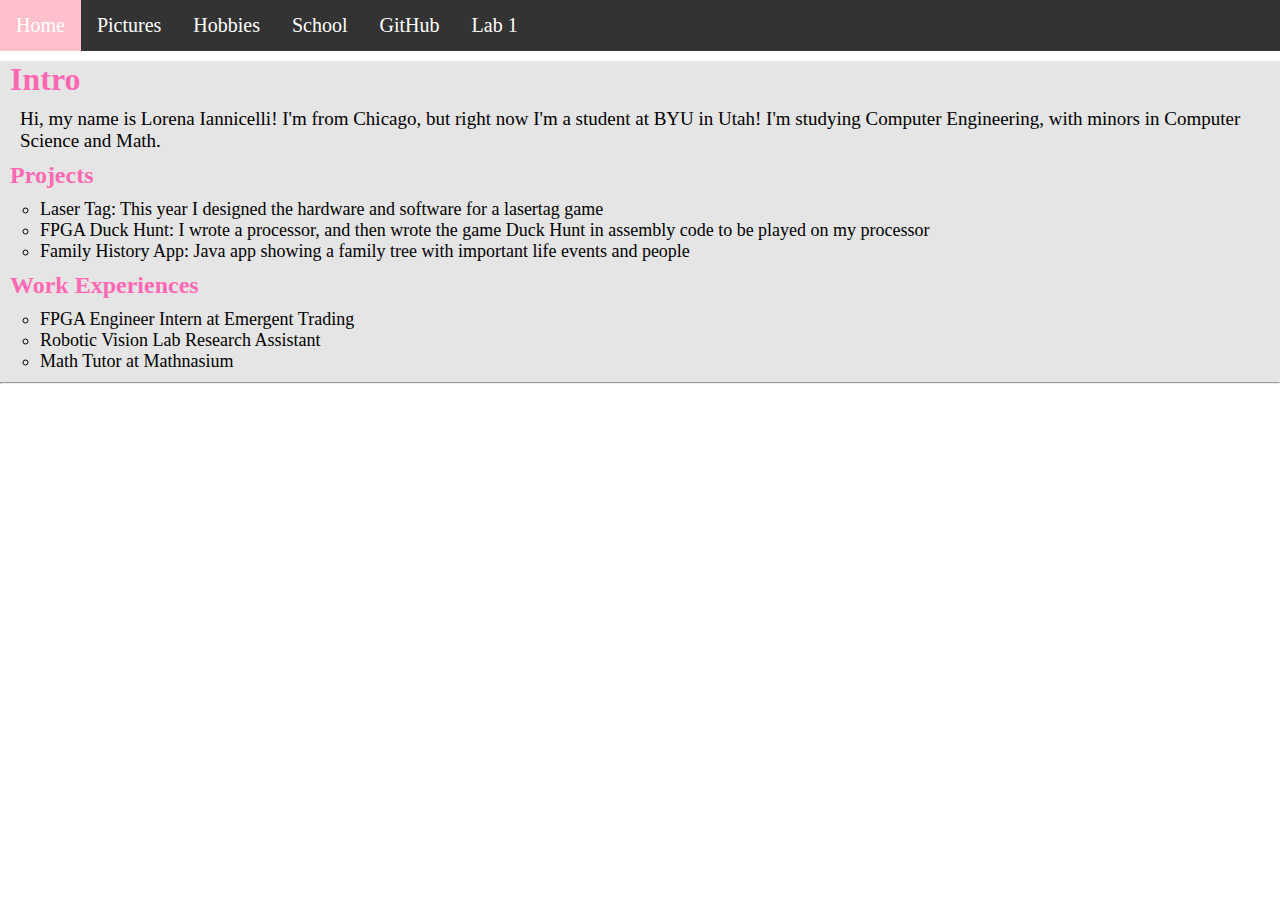
<file: index.html>
<!DOCTYPE html>
<html>
    <head>
        <title>Lorena's Web Server</title>
        <link rel='stylesheet' href='webStyles.css'/>
    </head>
    <body>
        <ul class='sidebar'>
            <li class='barLink'> <a href='index.html'>Home</a></li>
            <li class='barLink'> <a href='subpages/images.html'>Pictures </a></li>
            <li class='barLink'> <a href='subpages/hobbies.html'>Hobbies</a></li>
            <li class='barLink'><a href='subpages/school.html'>School</a></li>
            <li class='barLink'><a href="https://github.com/LorenaIannicelli">GitHub</a></li>
            <li class='barLink'><a href="Lab1/index.html">Lab 1</a></li>
        </ul>
        <div class='mainPage'>
        <h1>Intro</h1>
        <p>Hi, my name is Lorena Iannicelli! I'm from Chicago, but right now I'm a student at BYU in Utah! I'm studying Computer Engineering, with minors in Computer Science and Math.</p>
        <h2>Projects</h2>
        <ul>
            <li>Laser Tag: This year I designed the hardware and software for a lasertag game</li>
            <li>FPGA Duck Hunt: I wrote a processor, and then wrote the game Duck Hunt in assembly code to be played on my processor</li>
            <li>Family History App: Java app showing a family tree with important life events and people</li>
        </ul>
        <h2>Work Experiences</h2>
        <ul>
            <li>FPGA Engineer Intern at Emergent Trading</li>
            <li>Robotic Vision Lab Research Assistant</li>
            <li>Math Tutor at Mathnasium </li>
        </ul>
        <hr/>
    </div>




    </body>
</html>
</file>
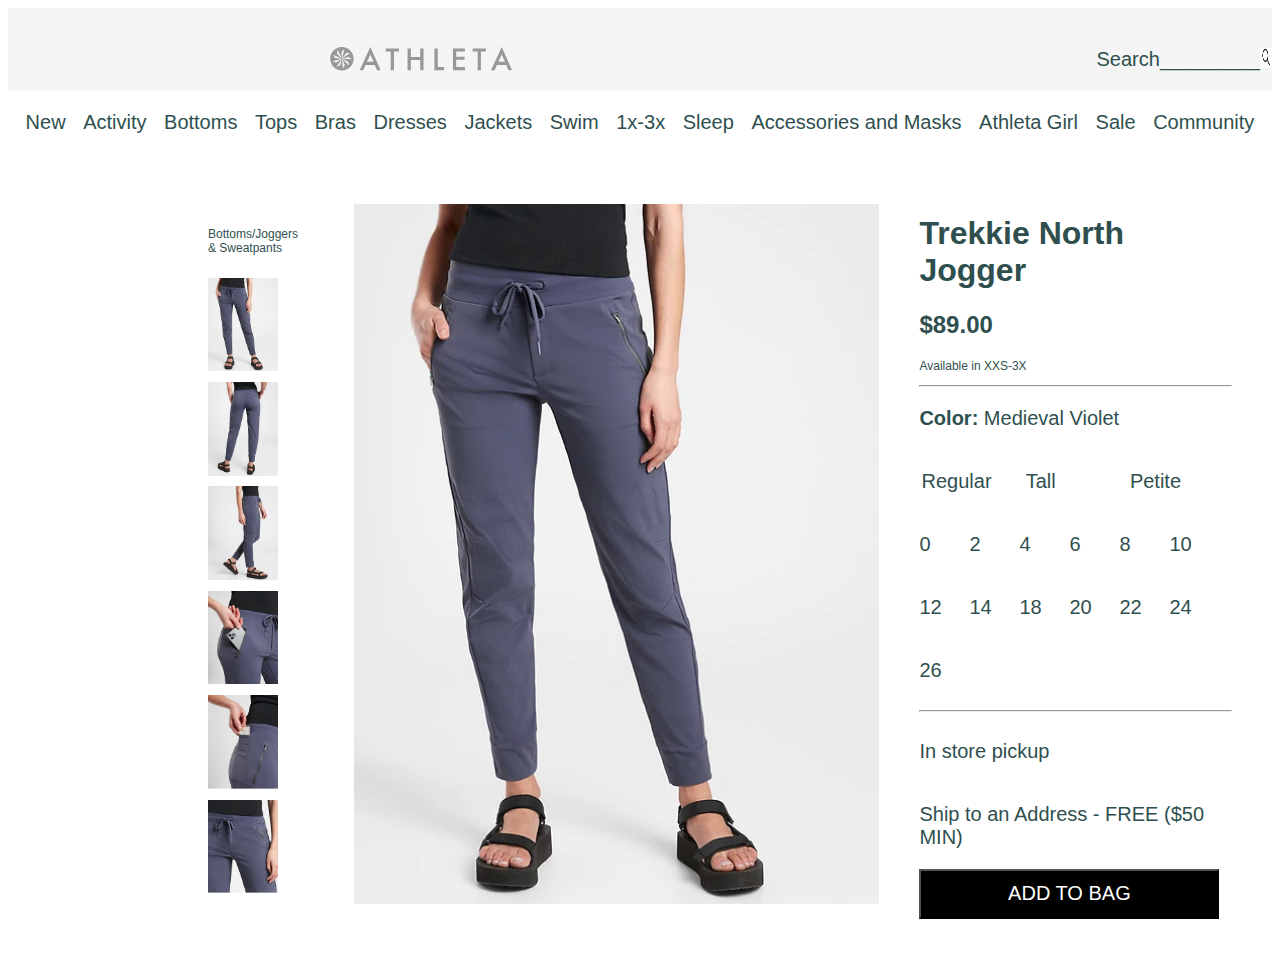
<file: athleta/index.html>
<!DOCTYPE html>
<html>
  <head>
    <title>Athleta</title>
    <link rel='stylesheet' href='index.css'/>
    <meta name="viewport" content="width=device-width, initial-scale=1.0">
  </head>
  <body>
      <div class="topLogoBar">
        <img class='logoImage' src='athletalogo.svg'/>
        <div class="searchBox">
            <p >Search_________</p>
            <img class='searchImage' src='searchIcon.jpg'>

        </div> <!--searchbox  -->

    </div> <!--end topLogoBar div -->

    <div class="menuBar">
        <p>New</p>
        <p>Activity</p>
        <p>Bottoms</p>
        <p>Tops</p>
        <p>Bras</p>
        <p>Dresses</p>
        <p>Jackets</p>
        <p>Swim</p>
        <p>1x-3x</p>
        <p>Sleep</p>
        <p>Accessories and Masks</p>
        <p>Athleta Girl</p>
        <p>Sale</p>
        <p>Community</p>
    </div>  <!--menu bar-->

    <div class='mainPage'>
      <div class="sideImages">
        <p class='smallType'>Bottoms/Joggers & Sweatpants </p>
        <img class='sidePic' src='frontPant.jpg'/>
        <img class='sidePic' src='backPant.jpg'/>
        <img class='sidePic' src='sidePant.jpg'/>
        <img class='sidePic' src='pocketPant.jpg'/>
        <img class='sidePic' src='backPocketPant.jpg'/>
        <img class='sidePic' src='emptyPocket.jpg'/>
      </div>

      <div class='featuredPic'>
        <img class='mainPic' src='mainImage.jpg'/>
      </div>  <!--featured pic -->
      <div class='BuyingInfo'>
        <h1>Trekkie North Jogger</h1>
        <h2>$89.00</h2>
        <p class='smallType'>Available in XXS-3X</p>
        <hr/>
        <p><strong>Color: </strong>   Medieval Violet</p>
        <div class='sizeType'>
          <p class='sizeName'>Regular</p>
          <p class='sizeName'>Tall</p>
          <p class='sizeName'>Petite</p>
        </div>  <!--size type -->
        <div class='sizes'>
          <p class='size'>0</p>
          <p class='size'>2</p>
          <p class='size'>4</p>
          <p class='size'>6</p>
          <p class='size'>8</p>
          <p class='size'>10</p>
          <p class='size'>12</p>
          <p class='size'>14</p>
          <p class='size'>18</p>
          <p class='size'>20</p>
          <p class='size'>22</p>
          <p class='size'>24</p>
          <p class='size'>26</p>
        </div>  <!--sizes -->
        <hr/>

        <div class='shipping'>

          <p>In store pickup</p>
          <p>Ship to an Address - FREE ($50 MIN)</p>
          <button class='addButton' type="button">ADD TO BAG</button>
        </div> <!--shipping -->
        </hr>

      </div>  <!--buying info -->

  </div> <!--mainiPage -->
    
  </body>
</html>
</file>
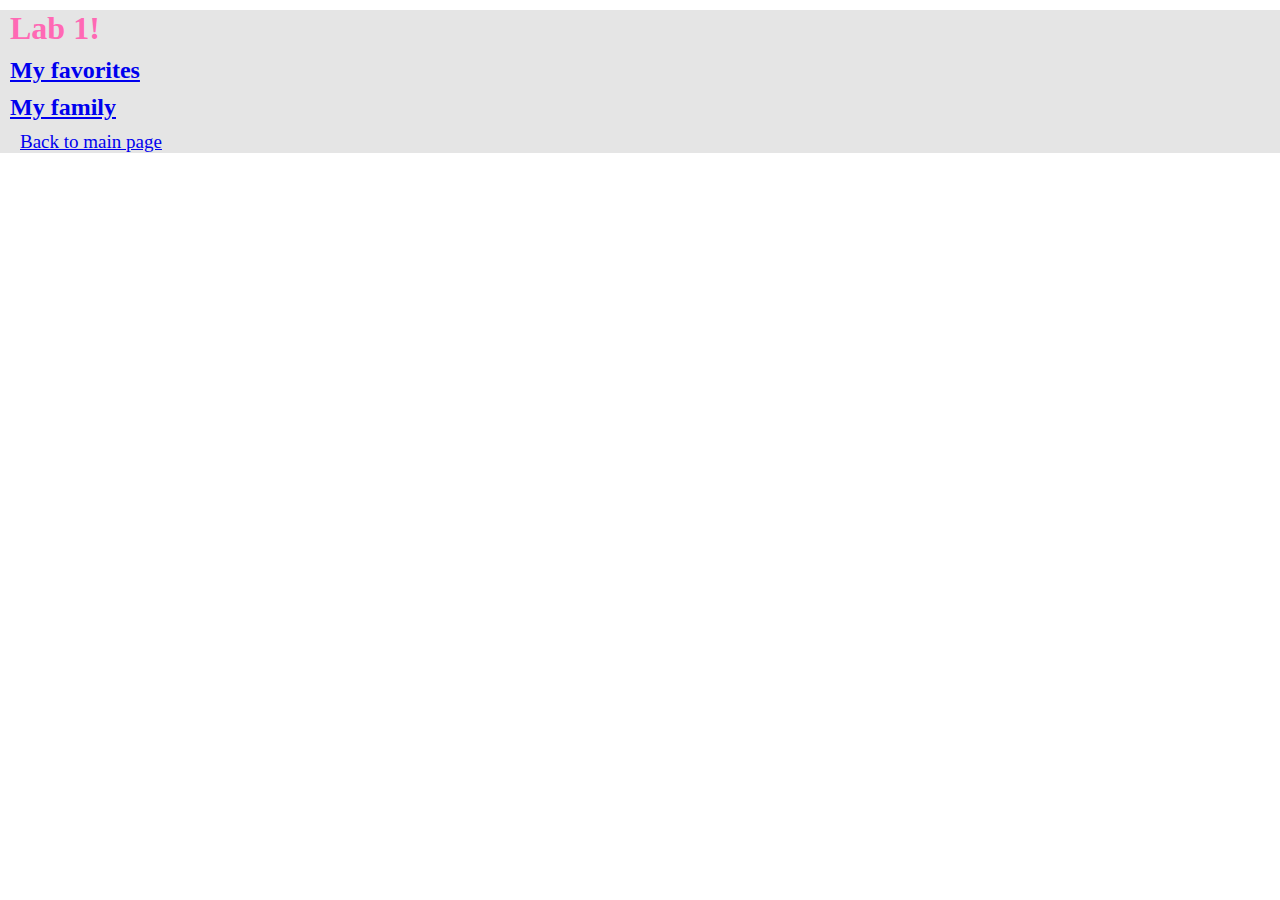
<file: Lab1/index.html>
<!DOCTYPE html>
<html>
    <head>
        <title>Lorena's Web Server</title>
        <link rel='stylesheet' href='../webStyles.css'/>
    </head>
    <body>
        <div class='mainPage'>
        <h1>Lab 1!</h1>
        <h2>  <a href='favorites.html'>My favorites</a></h2>

        <h2>  <a href='family.html'>My family</a></h2>

        <p> <a href="../index.html">Back to main page</a></p>
    </div>
    </body>
</html>
</file>
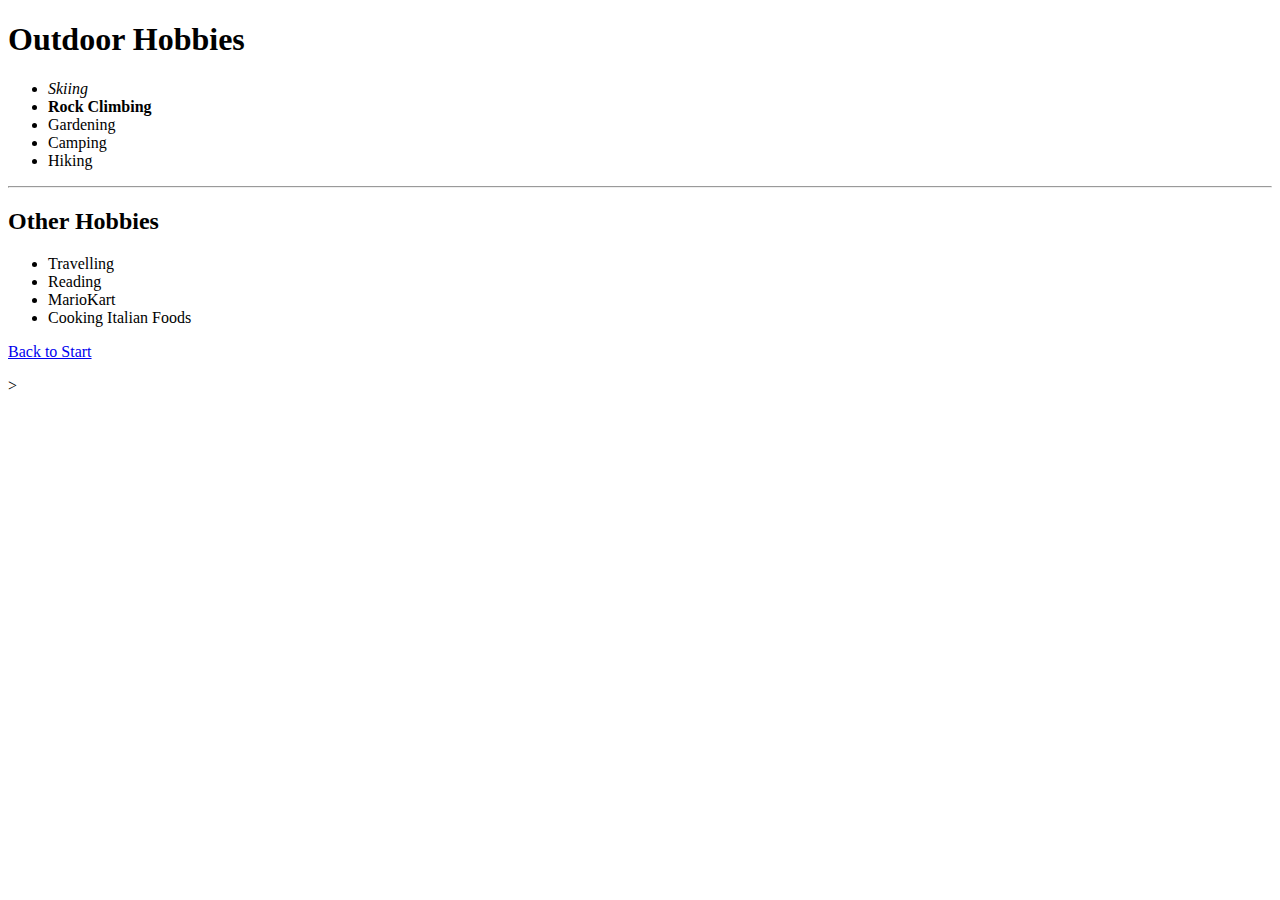
<file: hobbies.html>
<!DOCTYPE html>
<html>
    <head>
        <title>Lorena's Hobbies</title>
    </head>
    <body>

        <h1>Outdoor Hobbies</h1>
        <ul>
            <li><em>Skiing</em></li>
            <li><strong>Rock Climbing</strong></li>
            <li>Gardening</li>
            <li>Camping</li>
            <li>Hiking</li>
        </ul>
        <hr/>
        <h2>Other Hobbies</h2>
        <ul>
            <li>Travelling</li>
            <li>Reading</li>
            <li>MarioKart</li>
            <li>Cooking Italian Foods</li>
        </ul>
        <p> <a href='../index.html'>Back to Start</a></p>>
    </body>
</html>
</file>
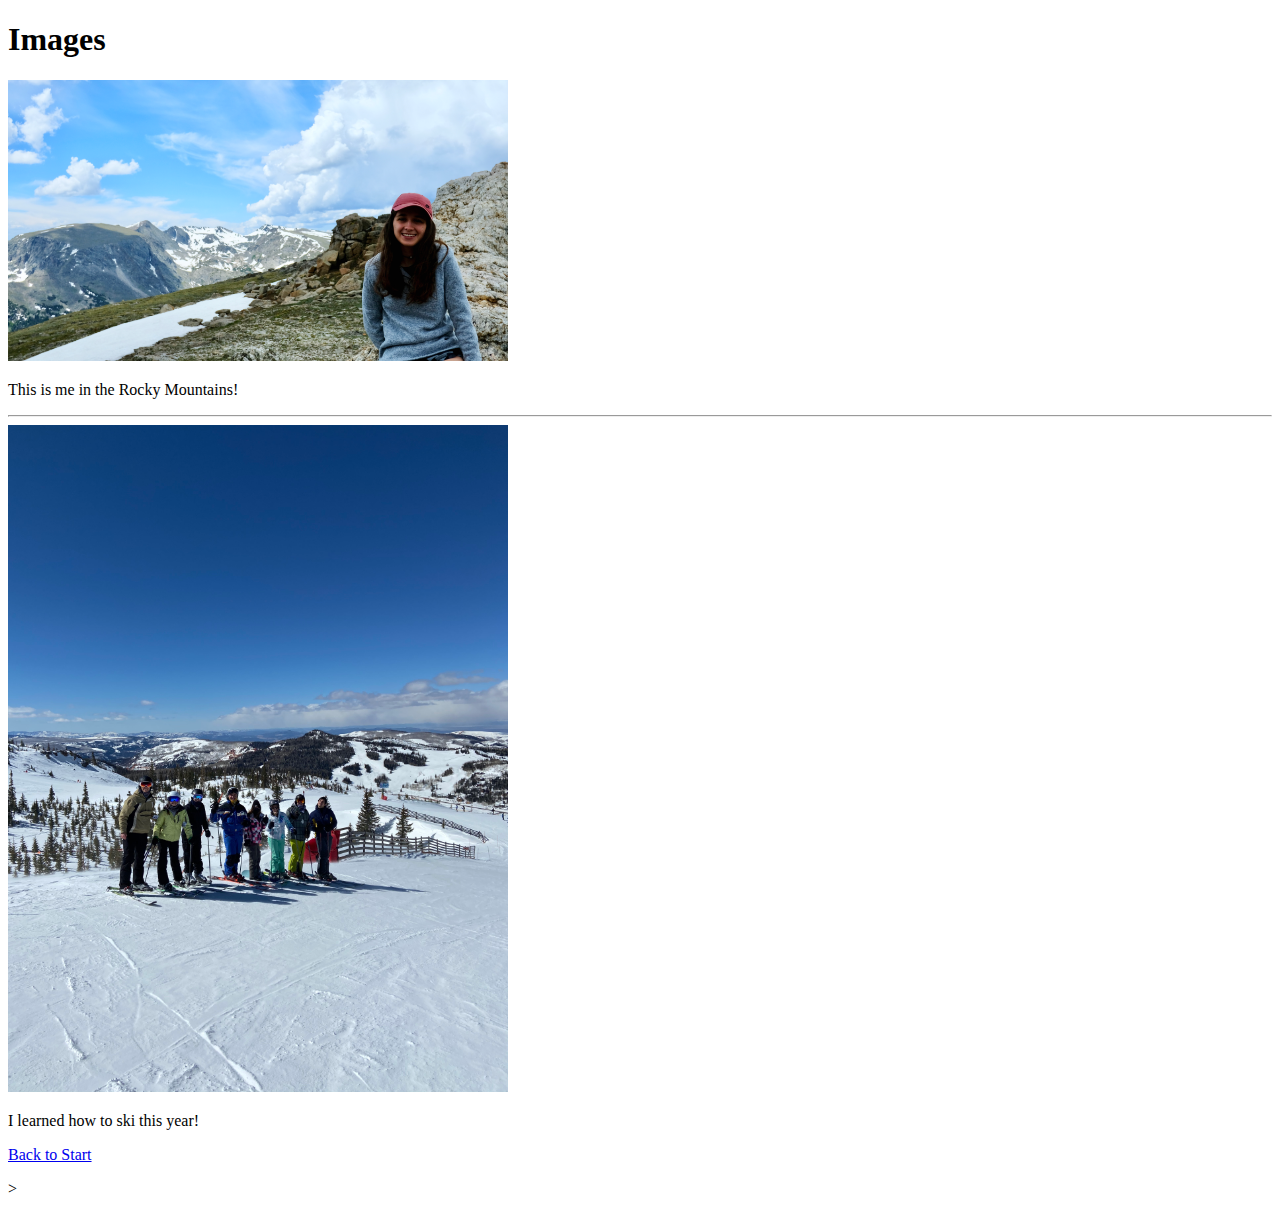
<file: images.html>
<!DOCTYPE html>
<html>
  <head>
    <title>Images</title>
  </head>
  <body>
    <h1>Images</h1>
    <img src='images/DSCF4007.jpg' width='500'/>
    <p>This is me in the Rocky Mountains!</p>
    <hr/>
    <img src='images/skiing.jpg' width='500'/>
    <p>I learned how to ski this year!</p>
    <p> <a href='../index.html'>Back to Start</a></p>>
  </body>
</html>
</file>
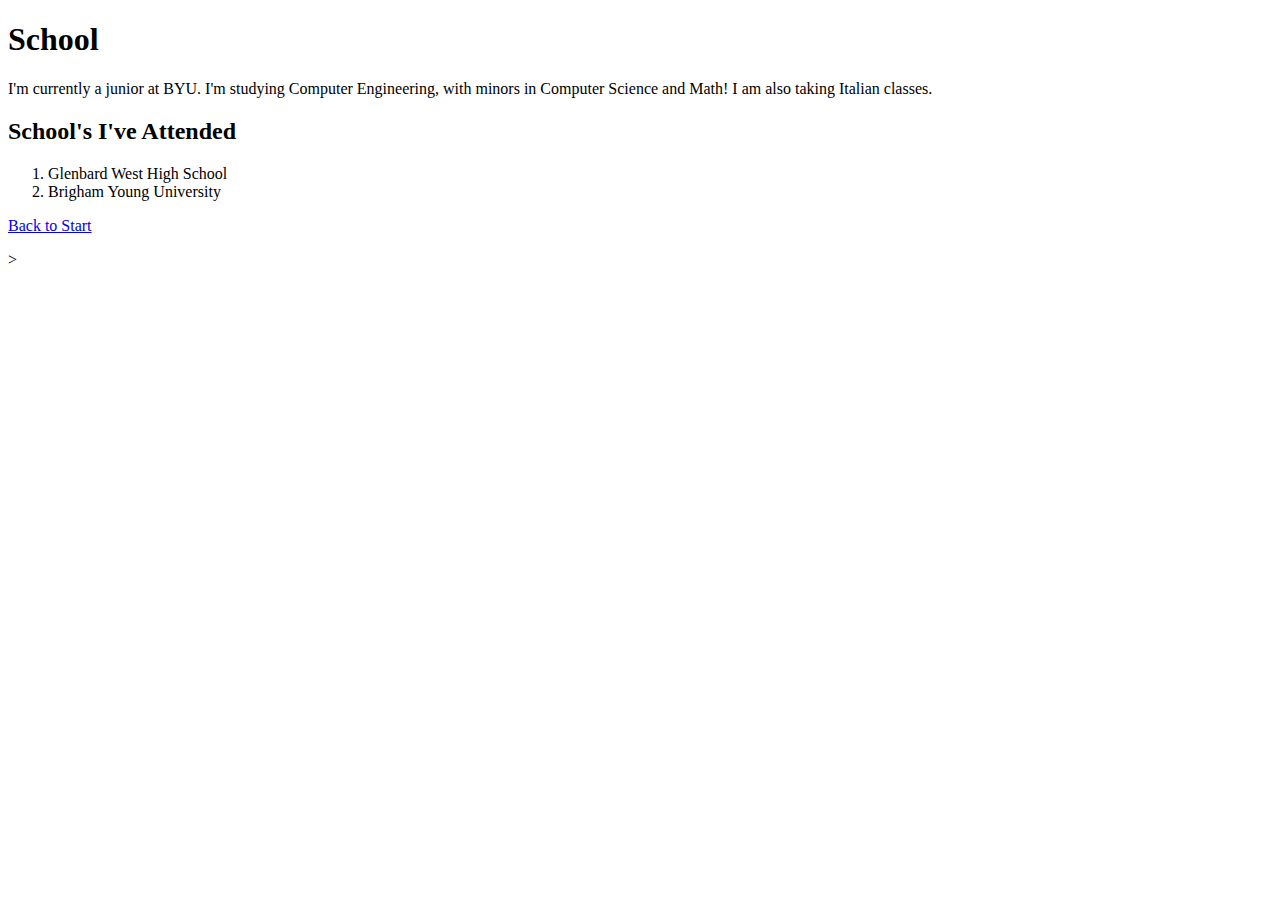
<file: school.html>
<!DOCTYPE html>
<html>
    <head>
        <title>Lorena's Schools</title>
    </head>
    <body>
        <h1>School</h1>
        <p>I'm currently a junior at BYU. I'm studying Computer Engineering, with minors in Computer Science
            and Math! I am also taking Italian classes.
        </p>
        <h2>School's I've Attended</h2>
        <ol>
            <li>Glenbard West High School</li>
            <li>Brigham Young University</li>
        </ol>
        <p> <a href='../index.html'>Back to Start</a></p>>
    </body>
</html>
</file>
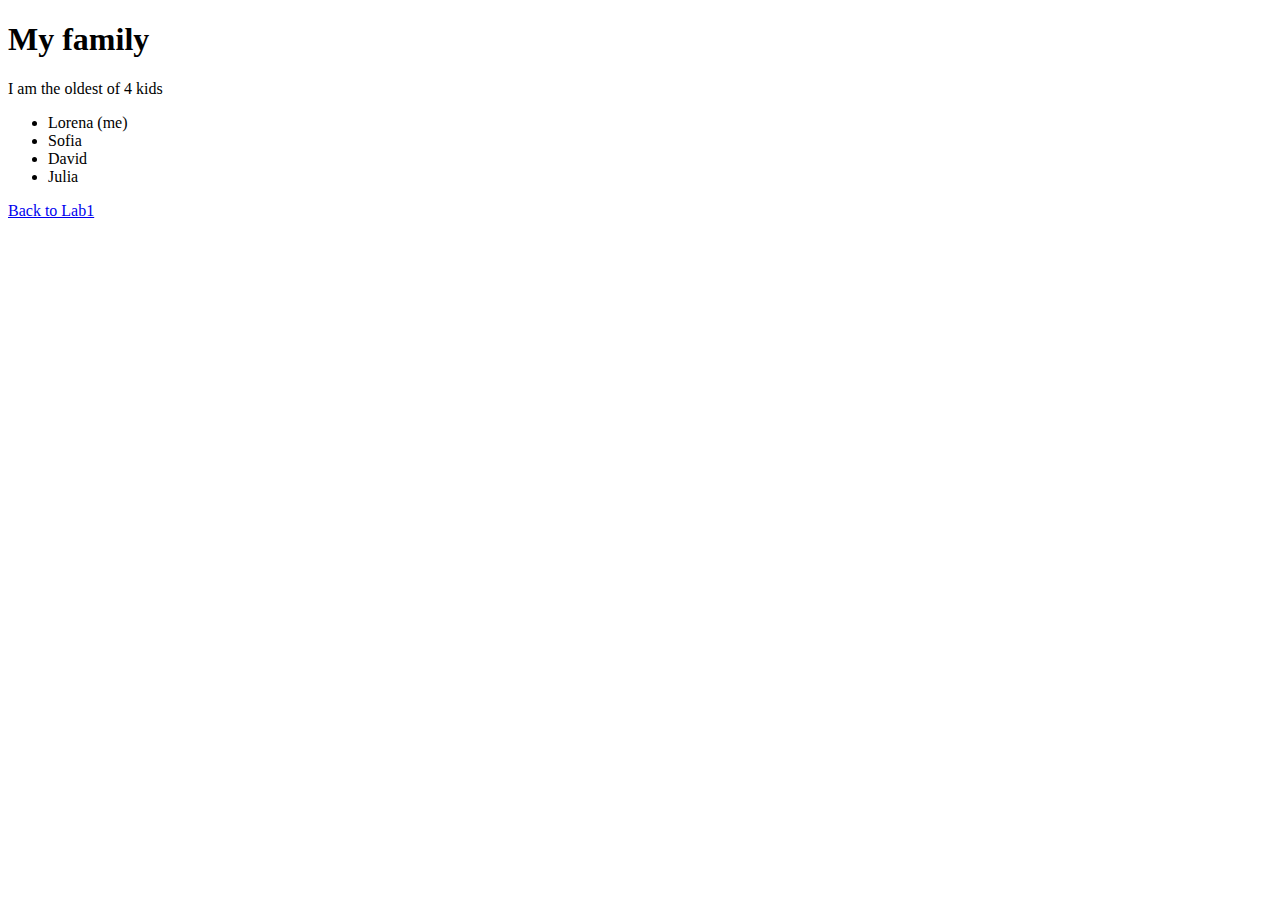
<file: Lab1/family.html>
<!DOCTYPE html>
<html>
    <head>
        <title>My family</title>
    </head>
    <body>
        <div class='mainPage'>
        <h1>My family</h1>
        <p>I am the oldest of 4 kids</p>
        <ul>
            <li>Lorena (me)</li>
            <li>Sofia</li>
            <li>David</li>
            <li>Julia</li>
        </ul>

        <p>  <a href='index.html'>Back to Lab1</a></p>
    </div>
    </body>
</html>
</file>
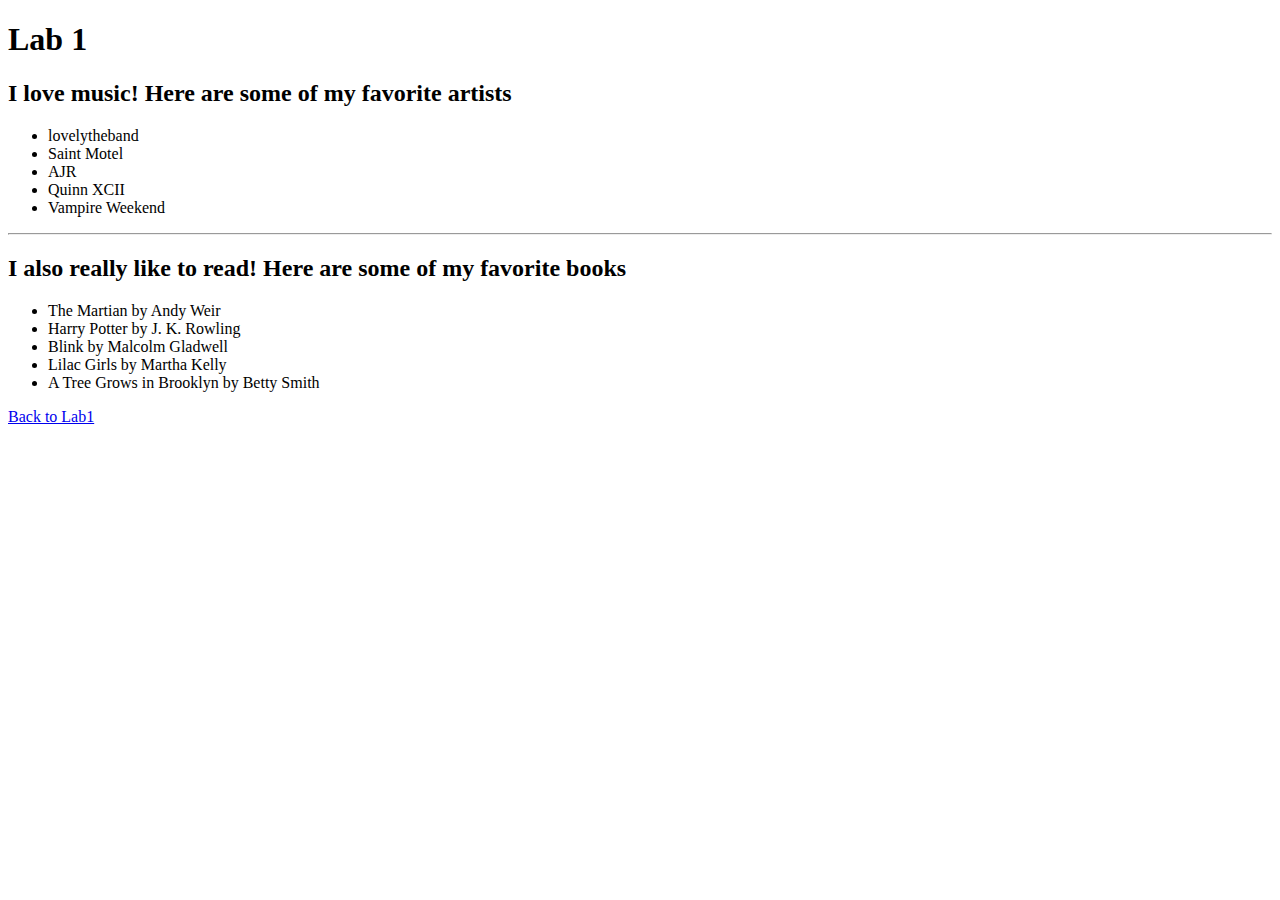
<file: Lab1/favorites.html>
<!DOCTYPE html>
<html>
    <head>
        <title>My favorites</title>
    </head>
    <body>
        <div class="mainPage">
        <h1>Lab 1 </h1>
        <h2>I love music! Here are some of my favorite artists</h2>
        <ul>
            <li>lovelytheband</li>
            <li>Saint Motel</li>
            <li>AJR</li>
            <li>Quinn XCII</li>
            <li>Vampire Weekend</li>
        </ul>
        <hr/>
        <h2>I also really like to read! Here are some of my favorite books</h2>
        <ul>
            <li>The Martian by Andy Weir</li>
            <li>Harry Potter by J. K. Rowling</li>
            <li>Blink by Malcolm Gladwell</li>
            <li>Lilac Girls by  Martha Kelly</li>
            <li>A Tree Grows in Brooklyn by Betty Smith </li>
        </ul>

        <p>  <a href='index.html'>Back to Lab1</a></p>
    </div>
    </body>
</html>
</file>
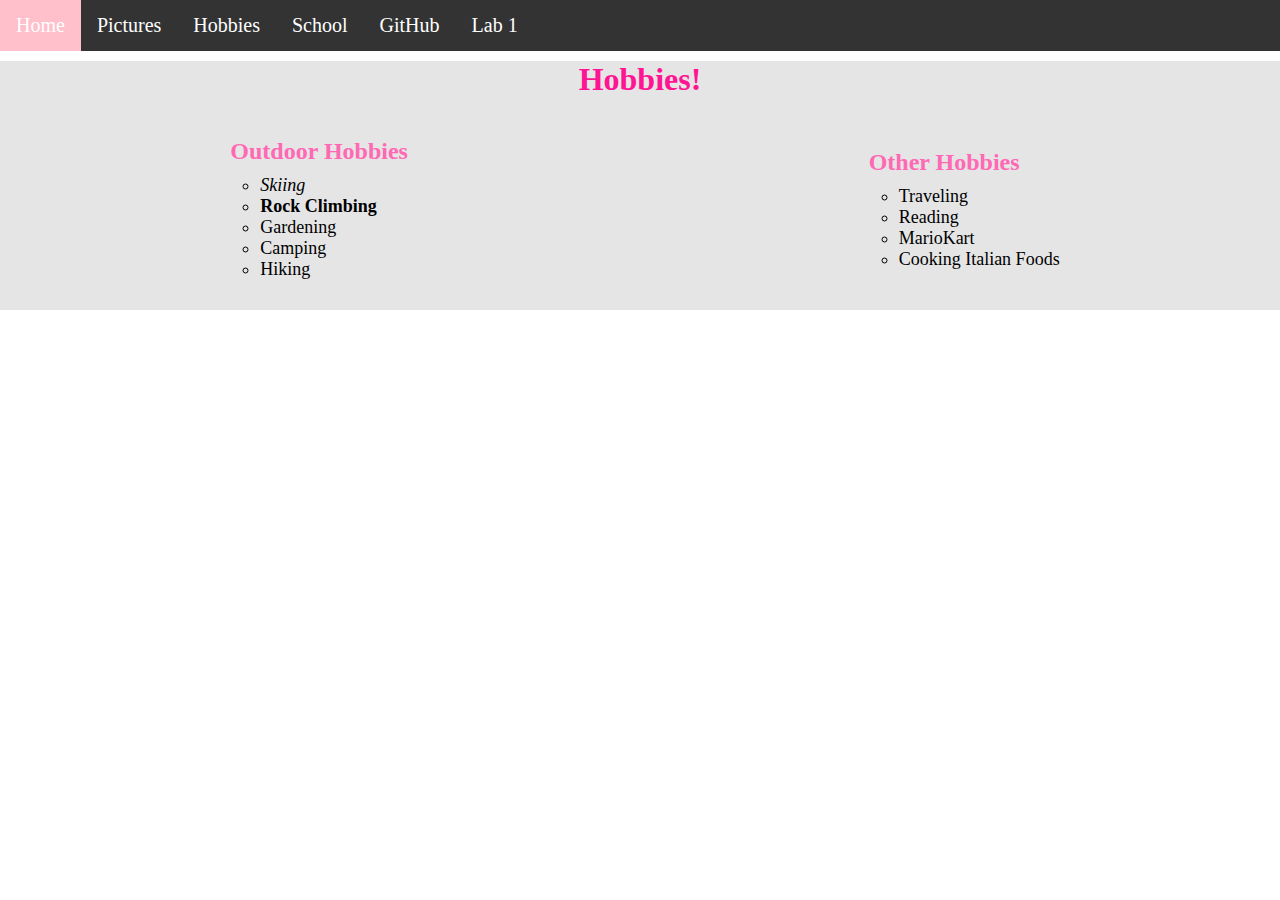
<file: subpages/hobbies.html>
<!DOCTYPE html>
<html>
    <head>
        <title>Lorena's Hobbies</title>
        <link rel='stylesheet' href='../webStyles.css'/>
        <link rel='stylesheet' href='hobby.css'/>
    </head>
    <body>
        <ul class='sidebar'>
            <li class='barLink'> <a href='/../index.html'>Home</a></li>
            <li class='barLink'> <a href='images.html'>Pictures </a></li>
            <li class='barLink'> <a href='hobbies.html'>Hobbies</a></li>
            <li class='barLink'><a href='school.html'>School</a></li>
            <li class='barLink'><a href="https://github.com/LorenaIannicelli">GitHub</a></li>
            <li class='barLink'><a href="../Lab1/index.html">Lab 1</a></li>
        </ul>
        <div class=mainPage>
            <h1> Hobbies! </h1>
            <div class="flexContainer">
                <div class="list">
                    <h2>Outdoor Hobbies</h2>
                    <ul>
                        <li><em>Skiing</em></li>
                        <li><strong>Rock Climbing</strong></li>
                        <li>Gardening</li>
                        <li>Camping</li>
                        <li>Hiking</li>
                    </ul>
            </div>
                <div class="list">
                    <h2>Other Hobbies</h2>
                    <ul>
                        <li>Traveling</li>
                        <li>Reading</li>
                        <li>MarioKart</li>
                        <li>Cooking Italian Foods</li>
                    </ul>  
                </div>  <!--list div-->
            </div>  <!--flexContainer div -->
        </div>  <!--mainPage div -->
    </body>
</html>
</file>
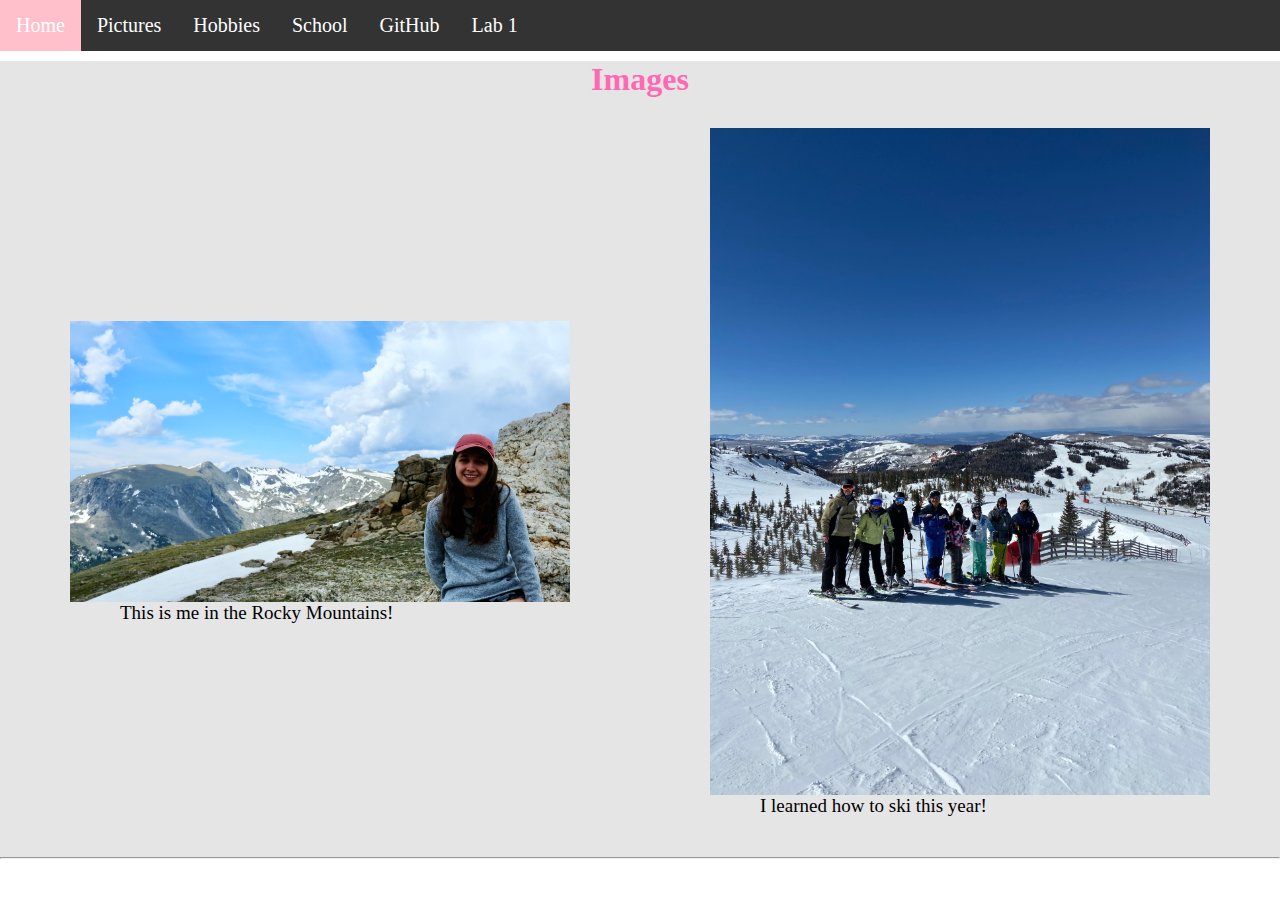
<file: subpages/images.html>
<!DOCTYPE html>
<html>
  <head>
    <title>Images</title>
    <link rel='stylesheet' href='../webStyles.css'/>
    <link rel='stylesheet' href='images.css'/>
    <meta name="viewport" content="width=device-width, initial-scale=1.0">
  </head>
  <body>
    <ul class='sidebar'>
      <li class='barLink'> <a href='/../index.html'>Home</a></li>
      <li class='barLink'> <a href='images.html'>Pictures </a></li>
      <li class='barLink'> <a href='hobbies.html'>Hobbies</a></li>
      <li class='barLink'><a href='school.html'>School</a></li>
      <li class='barLink'><a href="https://github.com/LorenaIannicelli">GitHub</a></li>
      <li class='barLink'><a href="../Lab1/index.html">Lab 1</a></li>
    </ul>
    <div class='mainPage'>
      <h1>Images</h1>
      <div class='flexContainer'>
        <div class="imageAndCaption">
          <img class='image' src='../images/DSCF4007.jpg' />
          <p class='caption'>This is me in the Rocky Mountains!</p>
        </div>  <!--image and caption div -->
        <div class="imageAndCaption">
          <img class='image' src='../images/skiing.jpg'/>
          <p class='caption'>I learned how to ski this year!</p>
        </div>
      </div>    <!-- flex container div -->
    </div>    <!--mainpage div  -->
    <hr/>
  </body>
</html>
</file>
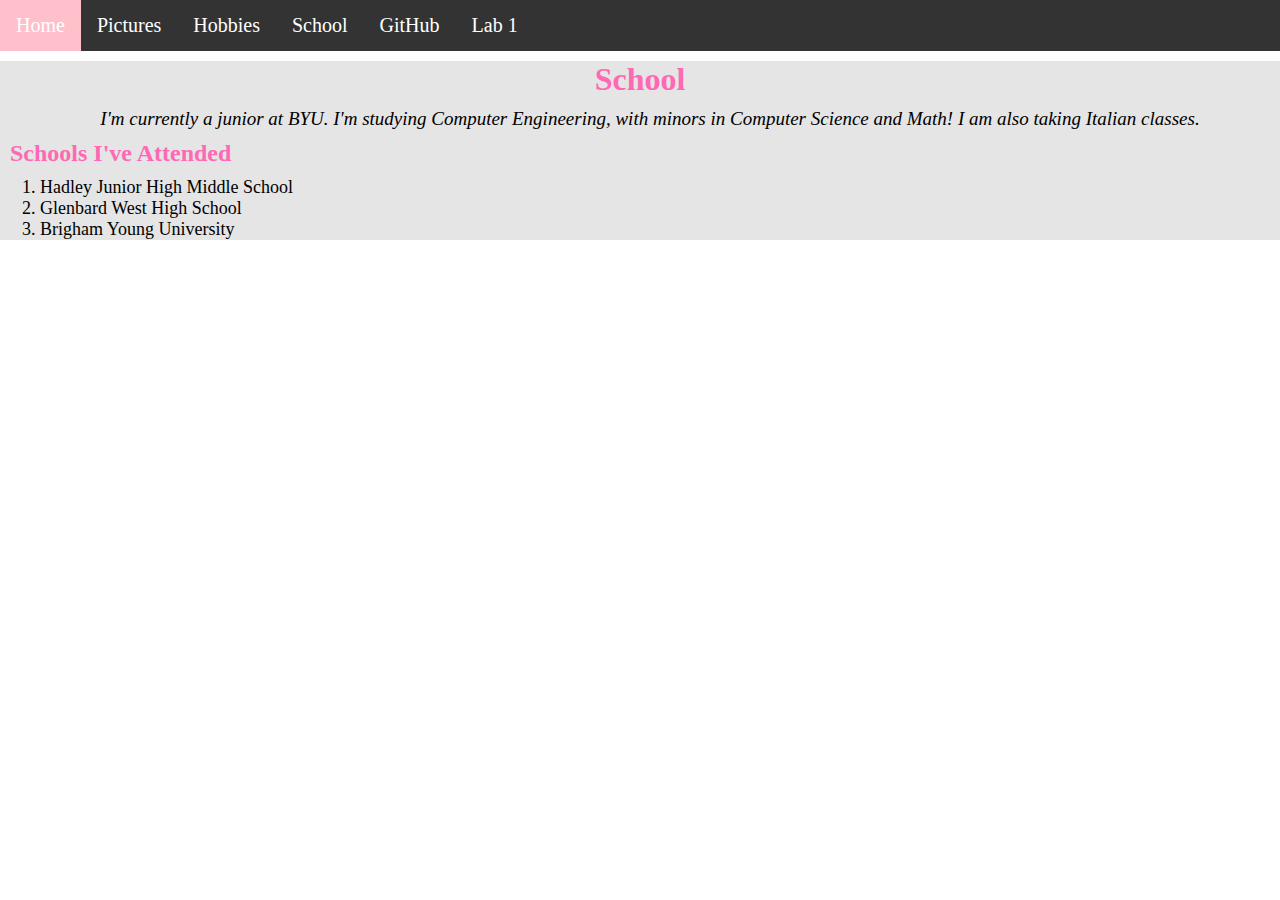
<file: subpages/school.html>
<!DOCTYPE html>
<html>
    <head>
        <title>Lorena's Schools</title>
        <link rel='stylesheet' href='../webStyles.css'/>
        <link rel='stylesheet' href='schoolStyles.css'/>
    </head>
    <body>
        <ul class='sidebar'>
            <li class='barLink'> <a href='../index.html'>Home</a></li>
            <li class='barLink'> <a href='images.html'>Pictures </a></li>
            <li class='barLink'> <a href='hobbies.html'>Hobbies</a></li>
            <li class='barLink'><a href='school.html'>School</a></li>
            <li class='barLink'><a href="https://github.com/LorenaIannicelli">GitHub</a></li>
            <li class='barLink'><a href="../Lab1/index.html">Lab 1</a></li>
        </ul>
        <div class='mainPage'>
        <h1>School</h1>
        <p>I'm currently a junior at BYU. I'm studying Computer Engineering, with minors in Computer Science
            and Math! I am also taking Italian classes.
        </p>
        <h2>Schools I've Attended</h2>
        <ol>
            <li>Hadley Junior High Middle School </li>
            <li>Glenbard West High School</li>
            <li>Brigham Young University</li>
        </ol>
    </div>
    </body>
</html>
</file>
<file: webStyles.css>
/*Default for the whole webpage*/
* {
    margin: 0;
    padding: 0;
    box-sizing: border-box;
}

/*Side-bar (ul)*/
.sidebar {
    list-style-type: none;
    margin: 0;
    padding: 0;
    overflow:hidden;
    background-color: #333;

}

.mainPage {
    background-color: #E5E5E5
}

/*Object within sidebar (li)*/
.barLink {
    float: left;
    color: #FFFFFF;
}

/*Link text in sidebar */
.barLink a{
    display: block;
    color: white;
    text-align: center;
    padding: 14px 16px;
    text-decoration: none;
    font-size: 20px;
}

/*make pink when hovering */
.barLink a:hover {
    background-color: #FFC0CB;
}

.barline a:active {
    background-color: #FF69B4;
}

/*All headers*/
h1, h2 {
    color:#FF69B4;
    margin: 10px;
}



ul {
    list-style-type: circle;
    margin: 0 0 10px 40px;
}

ol {
    margin: 0 0 10px 40px;
}

li {
    font-size:18px;
}

p {
    font-size: 19px;
    margin-left: 20px
}
</file>
<file: athleta/index.css>
* {
    font-family: 'Lucida Sans', 'Lucida Sans Regular', 'Lucida Grande', 'Lucida Sans Unicode', Geneva, Verdana, sans-serif;
    color: darkslategray;
}



.topLogoBar {
    background-color:whitesmoke;
    padding-top: 20px ;
    display: flex;
    align-items: center;
    justify-content: flex-end;
}

.logoImage {
    width: 200px;
    padding-right: 550px;
}

.searchBox {
    width:200px;
    display: flex;
    justify-content: right;
}

.searchImage {
    width:12px;
    height: 20px;
    padding-top: 20px;
}

.menuBar {
    display:flex;
    justify-content:space-evenly;
}

.sideImages{
    display: flex;
    flex-direction: column;
    justify-content: space-evenly;
    padding-left:200px;
    padding-top: 50px;
    height: 700px;
    width: 200px;
    
}

.sidePic {
    width: 70px;
}

.BuyingInfo{
    padding: 40px;
}

.mainPage {
    display: flex;
}

.featuredPic {
    width:700px;
    padding-top: 50px;
    padding-left:50px;
}

.mainPic {
    height: 700px;
}

.smallType{
    font-size: 12px;
}

.sizeType {
    display:flex; 
    flex-direction: row;
    justify-content: space-around;
}

.sizes {
    display: flex;
    flex-direction: row;
    justify-content: left;
    flex-wrap: wrap;
}

.size {
    width:50px;
}

.sizeName {
    width:100px;
}

p{
    font-size: 20px;
}

.addButton {
    background-color: black !important;
    color: white;
    width: 300px;
    height: 50px;
    font-size: 20px;
}

.shipping {
    display: flex;
    flex-direction: column;
    justify-content: center;
    align-content: center;
}
</file>
<file: subpages/hobby.css>
h1 {
    text-align: center;
    color: deeppink;
}

.flexContainer {
    background-color: #E5E5E5;
    padding: 20px 0;
    display: flex;
    justify-content: space-around;
    align-items: center;

}

.list {
    flex-direction: column;
}
</file>
<file: subpages/images.css>
.flexContainer {
    background-color: #E5E5E5;
    padding: 20px 0;
    display: flex;
    justify-content: center;
    align-items: center;
}

.image {
    margin: 0 auto;
    width: 500px;
    display: flex;
    justify-content: space-around;

}

.imageAndCaption {
    margin: 0 auto;
    width: 500px;
    display:flex;
    justify-content: space-between;
    flex-direction: column;
}

.caption {
    margin: 0px 20px 20px 50px;
    /* text-align: center; */
}

h1 {
    text-align: center;
}

@media only screen and (max-width: 400px) {
    body {
      background-color: #F09A9D !important; /* Red */
    }
    .flexContainer {
        padding: 20px 0;
        display: flex;
        flex-direction:column;
        align-items: center;
        background-color: #F09A9D !important; /* Red */
    }

    .image {
        margin: 0 auto;
        width: 250px;
        display: flex;
        justify-content: space-around;
    }

    .imageAndCaption {
        margin: 0 auto;
        width: 250px;
        display:flex;
        justify-content: space-between;
        flex-direction: column;
    }
    
  }
</file>
<file: subpages/schoolStyles.css>
h1 {
    text-align: center;
}

p {
    text-align: center;
    font-style: italic ;
}
</file>
